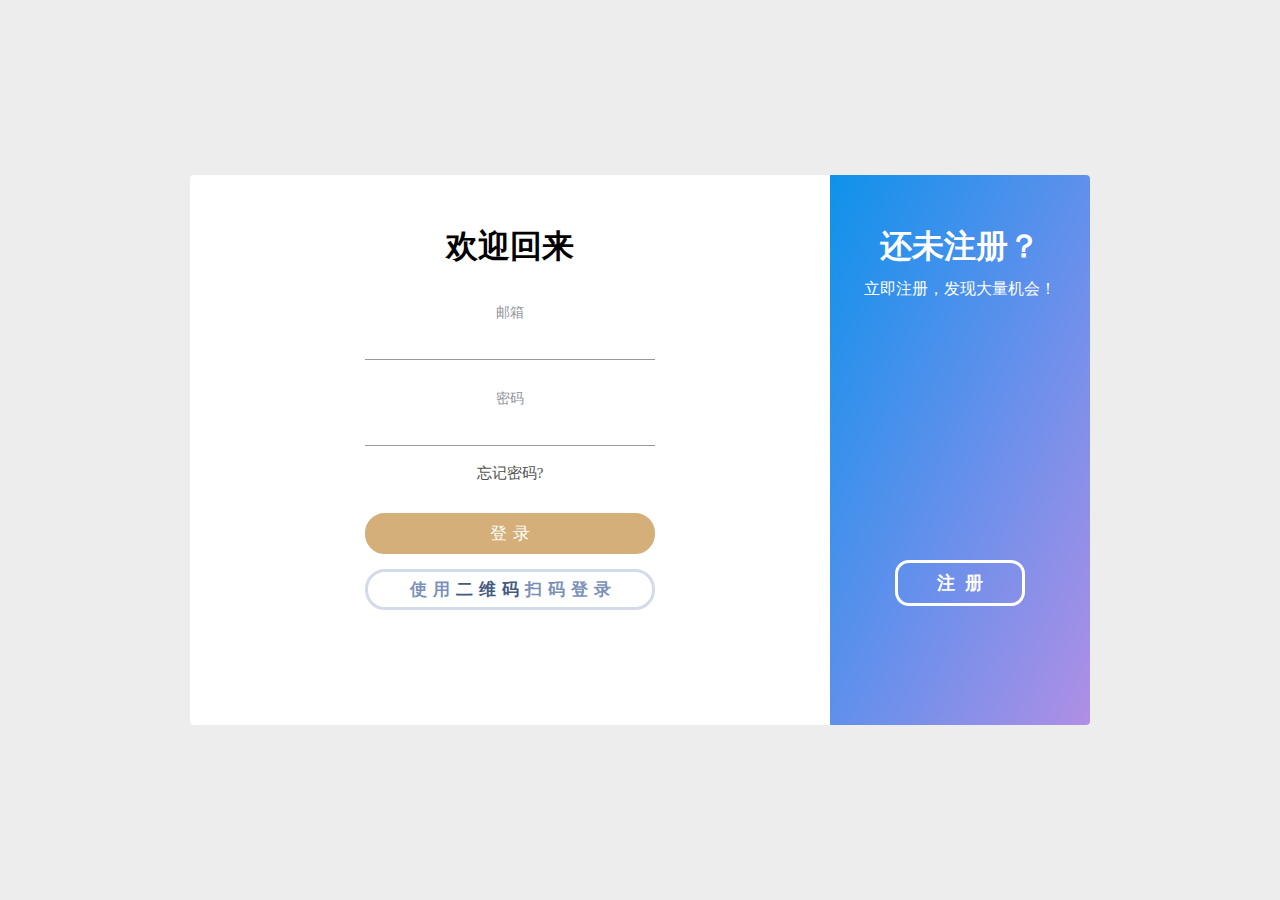
<file: login-reg0701/index.html>
<!DOCTYPE html>
<html lang="en">
  <head>
    <meta charset="UTF-8" />
    <meta http-equiv="X-UA-Compatible" content="IE=edge" />
    <meta name="viewport" content="width=device-width, initial-scale=1.0" />
    <title>Document</title>
    <link rel="stylesheet" href="index.css" />
  </head>
  <body>
    <div class="container">
      <div class="box">
        <div class="transtion-box">
          <div class="login-box">
            <h1>欢迎回来</h1>
            <section>
              <label for="email">邮箱</label>
              <input type="text" id="email" />
            </section>
            <section>
              <label for="password">密码</label>
              <input type="password" id="password" />
              <span>忘记密码?</span>
            </section>
            <button type="button">登录</button>
            <button type="button" class="other">
              使用<span style="font-weight: 900; color: #455a81">二维码</span
              >扫码登录
            </button>
          </div>
          <div class="reg-box" style="display: none">
            <h1>立即注册</h1>
            <section>
              <label for="username">用户名</label>
              <input type="text" id="username" />
            </section>
            <section>
              <label for="email">邮箱</label>
              <input type="text" id="email" />
            </section>
            <section>
              <label for="password">密码</label>
              <input type="password" id="password" />
            </section>
            <button type="button">注册</button>
            <button type="button" class="other">
              使用<span style="font-weight: 900; color: #455a81">二维码</span
              >扫码注册
            </button>
          </div>
        </div>
        <div class="transferToReg">
          <h1 class="title">还未注册？</h1>
          <span class="subTitle">立即注册，发现大量机会！</span>
          <button type="button" id="transfetBtn">注册</button>
        </div>
      </div>
    </div>
  </body>
  <script>
    let transfer = document.getElementById('transfetBtn');
    transfer.addEventListener('click', function () {
      let login = document.querySelector('.login-box');
      let reg = document.querySelector('.reg-box');
      let total = document.querySelector('.transtion-box');
      let target = document.querySelector('.transferToReg');
      let title = document.querySelector('.title');
      let subTitle = document.querySelector('.subTitle');
      transfer.innerText === '注册'
        ? (() => {
            target.style.left = 0;
            total.style.left = 260 + 'px';
            transfer.innerText = '登录';
            title.innerText = '已有帐号？';
            subTitle.innerText = '有帐号就登录吧，好久不见了！';
            setTimeout(() => {
              login.style.display = 'none';
              reg.style.display = 'flex';
            }, 300);
          })()
        : (() => {
            target.style.left = 640 + 'px';
            total.style.left = 0;
            transfer.innerText = '注册';
            title.innerText = '还未注册？';
            subTitle.innerText = '立即注册，发现大量机会！';
            setTimeout(() => {
              login.style.display = 'flex';
              reg.style.display = 'none';
            }, 300);
          })();
    });
  </script>
</html>
</file>
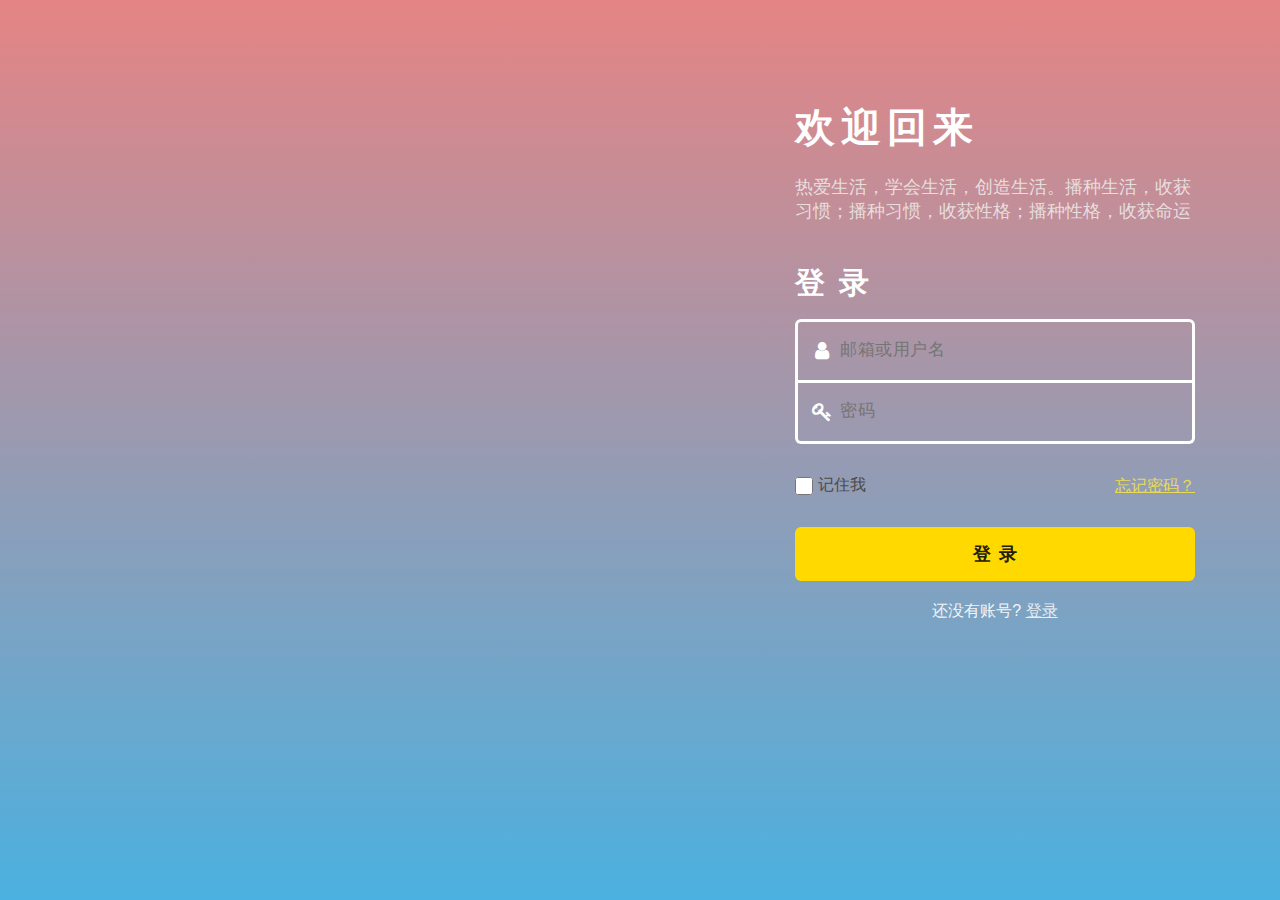
<file: login0425/login.html>
<!DOCTYPE html>
<html lang="en">
	<head>
		<meta charset="UTF-8" />
		<meta http-equiv="X-UA-Compatible" content="IE=edge" />
		<meta name="viewport" content="width=device-width, initial-scale=1.0" />
		<title>Document</title>
		<link rel="stylesheet" href="login.css" />
		<link
			rel="stylesheet"
			href="https://cdnjs.cloudflare.com/ajax/libs/font-awesome/4.7.0/css/font-awesome.min.css"
		/>
	</head>
	<body>
		<div class="container">
			<div class="wrapper">
				<div class="form-info">
					<div class="info">
						<h1>欢迎回来</h1>
						<p>
							热爱生活，学会生活，创造生活。播种生活，收获习惯；播种习惯，收获性格；播种性格，收获命运
						</p>
					</div>
					<form action="#" class="form">
						<h2>登录</h2>
						<div class="input-group">
							<span><i class="fa fa-user" aria-hidden="true"></i></span>
							<input type="email" placeholder="邮箱或用户名" required="" />
						</div>
						<div class="input-group two-group">
							<span><i class="fa fa-key" aria-hidden="true"></i></span>
							<input type="Password" placeholder="密码" required="" />
						</div>
						<div class="form-row bottom">
							<div class="form-check">
								<input
									type="checkbox"
									id="remenber"
									name="remenber"
									value="remenber"
								/>
								<label for="remenber">记住我</label>
							</div>
							<a href="#" class="forgot">忘记密码？</a>
						</div>
						<button class="btn btn-primary btn-block" type="submit">
							登录
						</button>
					</form>
					<p class="account">还没有账号? <a href="#register">登录</a></p>
				</div>
			</div>
		</div>
	</body>
</html>
</file>
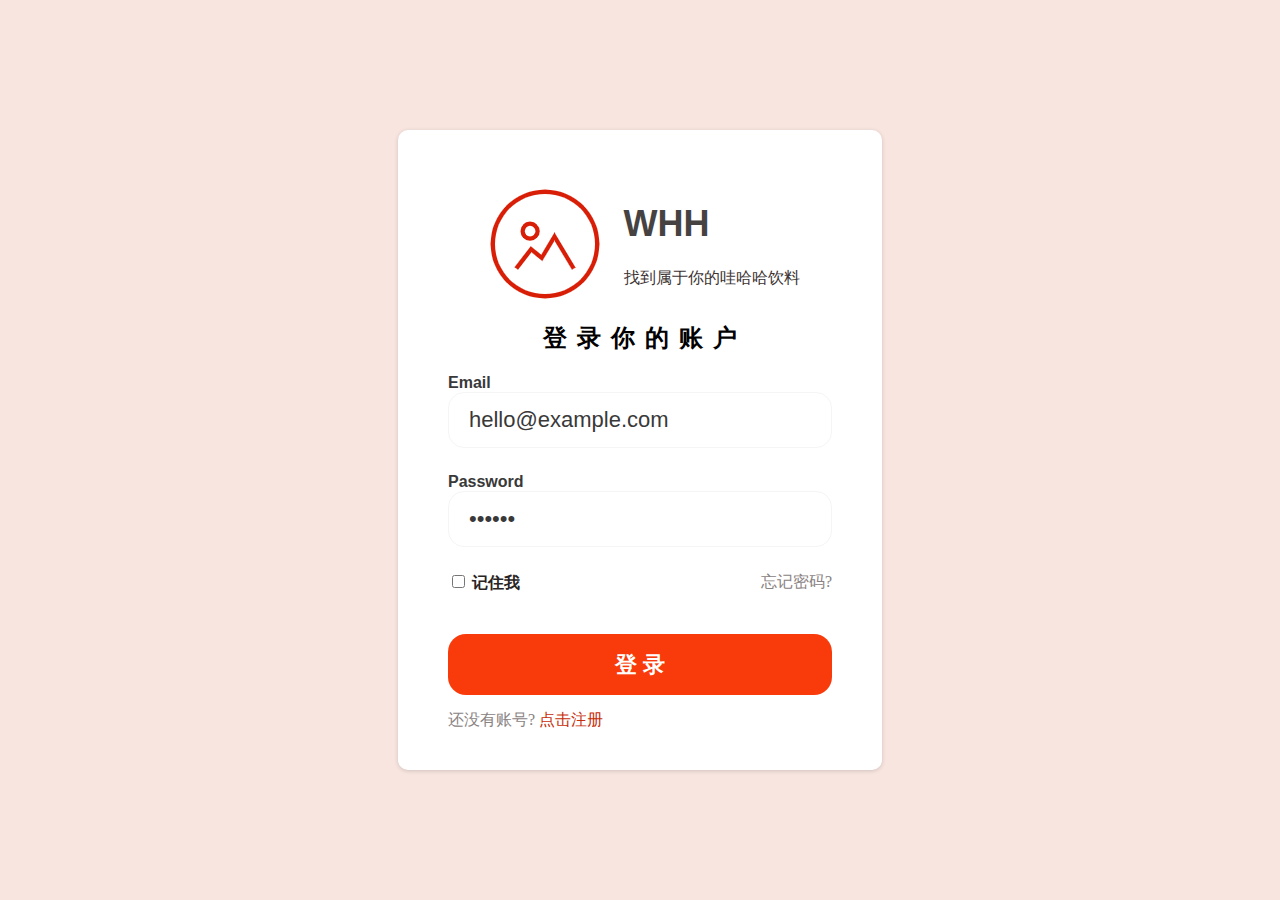
<file: loginAndReg0415/login.html>
<!DOCTYPE html>
<html lang="en">
	<head>
		<meta charset="UTF-8" />
		<meta http-equiv="X-UA-Compatible" content="IE=edge" />
		<meta name="viewport" content="width=device-width, initial-scale=1.0" />
		<title>Document</title>
		<link rel="stylesheet" href="./login.css" />
	</head>
	<body>
		<div class="container">
			<div class="loginForm">
				<div class="formHeader">
					<div class="logo">
						<img src="./img/logo.png" alt="" />
					</div>
					<div class="comName">
						<h3>WHH</h3>
						<p>找到属于你的哇哈哈饮料</p>
					</div>
				</div>
				<div class="formTitle">登录你的账户</div>
				<form action="">
					<div class="items">
						<label class="itemsTitle"><strong>Email</strong></label>
						<input
							type="email"
							class="form-control"
							value="hello@example.com"
						/>
					</div>
					<div class="items">
						<label class="itemsTitle"><strong>Password</strong></label>
						<input type="password" class="form-control" value="123456" />
					</div>
					<div class="form-check">
						<div>
							<input type="checkbox" id="basic_checkbox_1" />
							<label class="form-check-label" for="basic_checkbox_1"
								>记住我</label
							>
						</div>
						<div class="forgetPwd">
							<a href="#">忘记密码?</a>
						</div>
					</div>
					<div class="form-submit">
						<button type="submit">登 录</button>
					</div>
				</form>
				<div class="new-account">
					<p>
						还没有账号?
						<a href="#">点击注册</a>
					</p>
				</div>
			</div>
		</div>
	</body>
</html>
</file>
<file: login-reg0701/index.css>
* {
  margin: 0;
  padding: 0;
  box-sizing: border-box;
}
body {
  width: 100%;
  height: 100%;
}
.container {
  width: 100%;
  height: 100vh;
  background-color: #ededed;
  display: flex;
  justify-content: center;
  align-items: center;
}
.container .box {
  width: 900px;
  height: 550px;
  background: #fff;
  border-radius: 4px;
  position: relative;
}
.container .box .transtion-box {
  position: absolute;
  left: 0;
  transition: 0.5s all ease-in-out;
}
.container .box .transtion-box .login-box,
.reg-box {
  width: 640px;
  height: 100%;
  display: flex;
  flex-flow: column nowrap;
  align-items: center;
  padding: 50px 30px;
}

.container .box .transtion-box h1 {
  margin-bottom: 35px;
}
.container .box .transtion-box section {
  display: flex;
  flex-flow: inherit;
  align-items: inherit;
  width: 100%;
  margin-bottom: 30px;
}
.container .box .transtion-box section label {
  font-size: 14px;
  color: #909399;
  text-transform: uppercase;
  margin-bottom: 8px;
}
.container .box .transtion-box section input {
  width: 50%;
  outline: 0;
  border: none;
  font-size: 18px;
  color: tomato;
  text-align: center;
  padding: 4px 10px;
  border-bottom: 1px solid rgba(0, 0, 0, 0.4);
}
.container .box .transtion-box section span {
  color: rgb(80, 80, 77);
  font-size: 15px;
  cursor: pointer;
  margin-top: 18px;
}
.container .box .transtion-box button {
  width: 50%;
  padding: 6px 0;
  text-align: center;
  border: 3px solid #d4af7a;
  border-radius: 20px;
  background: #d4af7a;
  color: #fff;
  font-size: 17px;
  letter-spacing: 6px;
  text-indent: 6px;
  margin-bottom: 15px;
  cursor: pointer;
}
.container .box .transtion-box .other {
  border: 3px solid #d3dae9;
  background: #fff;
  color: rgb(124, 145, 184);
  font-weight: 600;
}
.container .box .transferToReg {
  width: 260px;
  height: 100%;
  background: linear-gradient(
    to bottom right,
    #0e92eb 0%,
    #5f90ec 50%,
    #b08fe5 100%
  );
  border-top-right-radius: 4px;
  border-bottom-right-radius: 4px;
  position: absolute;
  left: 640px;
  top: 0;
  display: flex;
  flex-flow: column nowrap;
  align-items: center;
  padding: 50px 0;
  color: white;
  transition: all 1s ease-in-out;
}
.container .box .transferToReg .title {
  margin-bottom: 10px;
  transition: all 0.3s ease-in-out;
}
.container .box .transferToReg button {
  margin-top: 260px;
  width: 50%;
  padding: 8px 0;
  border-radius: 14px;
  letter-spacing: 10px;
  text-indent: 10px;
  font-size: 18px;
  color: #fff;
  border: 3px solid #fff;
  background: transparent;
  font-weight: 700;
  cursor: pointer;
}
.container .box .transferToReg button:hover {
  border: 3px solid #206dfc;
}
</file>
<file: login0425/login.css>
* {
	margin: 0;
	padding: 0;
	box-sizing: border-box;
	font-family: 'Kumbh Sans', sans-serif;
}
@font-face {
	font-family: 'iconfont'; /* project id 3197060 */
	src: url('');
	src: url('?#iefix') format('embedded-opentype'),
		url('//at.alicdn.com/t/font_3197060_4ktff6jodt6.woff2') format('woff2'),
		url('//at.alicdn.com/t/font_3197060_4ktff6jodt6.woff') format('woff'),
		url('//at.alicdn.com/t/font_3197060_4ktff6jodt6.ttf') format('truetype'),
		url('#iconfont') format('svg');
}
.container {
	padding: 40px;
	width: 100%;
	min-height: 100vh;
	background: linear-gradient(rgb(229, 132, 132), #4bb1e0);
	display: flex;
	justify-content: center;
}
@media (min-width: 576px) {
	.wrapper {
		max-width: 540px;
	}
}
@media (min-width: 768px) {
	.wrapper {
		max-width: 720px;
	}
}
@media (min-width: 992px) {
	.wrapper {
		max-width: 960px;
	}
}
@media (min-width: 1200px) {
	.wrapper {
		max-width: 1140px;
	}
}
.wrapper {
	width: 100%;
	padding: 0 15px;
	display: flex;
	justify-content: flex-end;
}
.wrapper .form-info {
	padding-top: 60px;
	max-width: 400px;
	display: flex;
	flex-direction: column;
}
.wrapper .form-info .info h1 {
	color: #fff;
	font-size: 40px;
	letter-spacing: 6px;
	white-space: nowrap;
}
.wrapper .form-info .info p {
	margin-top: 20px;
	color: rgb(231, 221, 221);
	font-size: 18px;
}
.wrapper .form-info .form {
	margin-top: 40px;
}
.wrapper .form-info .form h2 {
	letter-spacing: 14px;
	color: #fff;
	font-size: 30px;
	margin-bottom: 15px;
}
.wrapper .form-info .form .input-group {
	padding: 0px 0px;
	position: relative;
	border: 3px solid #fff;
	border-radius: 6px;
	-webkit-border-radius: 6px;
	-moz-border-radius: 6px;
	-ms-border-radius: 6px;
	-o-border-radius: 6px;
	border-bottom-left-radius: 0px;
	border-bottom-right-radius: 0;
}
.wrapper .form-info .form .input-group i {
	font-size: 20px;
	vertical-align: middle;
	box-sizing: border-box;
	float: left;
	width: 8%;
	margin-top: 13px;
	text-align: center;
	color: #fff;
	position: absolute;
	left: 8px;
	top: 6px;
}
input[type='email'],
input[type='Password'] {
	font-size: 17px;
	font-weight: 500;
	color: #fff;
	text-align: left;
	padding: 18px 18px 20px 42px;
	width: 100%;
	display: inline-block;
	box-sizing: border-box;
	border: none;
	outline: none;
	background: transparent;
	letter-spacing: 0.5px;
}
.wrapper .form-info .form .input-group.two-group {
	border-top: none;
	margin-bottom: 30px;
	border-radius: 6px;
	-webkit-border-radius: 6px;
	-moz-border-radius: 6px;
	-ms-border-radius: 6px;
	-o-border-radius: 6px;
	border-top-left-radius: 0px;
	border-top-right-radius: 0;
}
.wrapper .form-info .form .form-row.bottom {
	display: flex;
	justify-content: space-between;
}
.wrapper .form-info .form .form-check {
	display: flex;
	align-items: center;
}
.wrapper .form-info .form .form-row.bottom #remenber {
	width: 18px;
	height: 18px;
	margin-right: 5px;
}
.wrapper .form-info .form .form-row.bottom #remenber + label {
	color: rgb(77, 74, 71);
}
.wrapper .form-info .form a.forgot {
	color: #ffeb3b;
	margin-top: 2px;
	opacity: 0.8;
}
.btn-primary {
	color: #232005;
	background-color: #ffd900;
	margin-top: 30px;
	outline: none;
	width: 100%;
	padding: 15px 15px;
	cursor: pointer;
	font-size: 18px;
	font-weight: 600;
	border-radius: 6px;
	letter-spacing: 8px;
	text-indent: 8px;
	-webkit-border-radius: 6px;
	-moz-border-radius: 6px;
	-ms-border-radius: 6px;
	-o-border-radius: 6px;
	border: none;
	text-transform: capitalize;
}
p.account,
p.account a {
	text-align: center;
	padding-top: 20px;
	padding-bottom: 0px;
	font-size: 16px;
	color: #fff;
	opacity: 0.9;
}
</file>
<file: loginAndReg0415/login.css>
body {
	width: 100%;
	height: 100%;
	margin: 0;
	padding: 0;
	box-sizing: border-box;
}
h3,
p {
	margin: 0;
	padding: 0;
}
.container {
	background: #f8e5e0;
	height: 100vh;
	width: 100%;
	display: flex;
	justify-content: center;
	align-items: center;
	box-sizing: border-box;
}
.container .loginForm {
	width: 30%;
	box-shadow: rgba(0, 0, 0, 0.16) 0px 1px 4px;
	height: 60%;
	background: #fff;
	border-radius: 10px;
	padding: 3.125rem;
}
.container .loginForm .formHeader {
	display: flex;
	justify-content: center;
	margin-bottom: 10px;
}
.container .loginForm .formHeader .comName {
	display: flex;
	flex-direction: column;
	justify-content: space-evenly;
	margin-left: 15px;
}
.container .loginForm .formHeader .comName h3 {
	font-size: 36px;
	font-weight: 600;
	vertical-align: top;
	color: rgb(70, 66, 66);
	font-family: 'Georgia', Tahoma, Sans-Serif;
}
.container .loginForm .formHeader .comName p {
	color: rgb(61, 51, 51);
}
.container .loginForm .formTitle {
	text-align: center;
	font-size: 24px;
	letter-spacing: 10px;
	text-indent: 10px;
	font-weight: 800;
	margin-bottom: 20px;
}
.container .loginForm form .items {
	margin-bottom: 25px;
}
.container .loginForm form .items .itemsTitle {
	margin-bottom: 10px;
	font-family: 'poppins', sans-serif;
	color: #393939;
}
.container .loginForm form .items .form-control {
	box-sizing: border-box;
	display: block;
	width: 100%;
	padding: 0.3125rem 1.25rem;
	font-size: 1.375rem;
	font-weight: 400;
	line-height: 1.5;
	color: #393939;
	background-color: #fff;
	background-clip: padding-box;
	border: 1px solid #f5f5f5;
	appearance: none;
	border-radius: 1rem;
	height: 3.5rem;
	transition: border-color 0.15s ease-in-out, box-shadow 0.15s ease-in-out;
}
.container .loginForm form .form-check {
	margin-bottom: 40px;
	display: flex;
	justify-content: space-between;
}
.container .loginForm form .form-check .form-check-label {
	color: #292424;
	font-weight: 600;
}
.container .loginForm form .form-check .forgetPwd a {
	text-decoration: none;
	color: #898282;
}
.container .loginForm form .form-submit {
	margin-bottom: 15px;
}
.container .loginForm form .form-submit button {
	outline: 0;
	border: none;
	width: 100%;
	background-color: #f93a0b;
	padding: 0.938rem 1.5rem;
	border-radius: 1.125rem;
	font-weight: 400;
	font-size: 1.4rem;
	color: #fff;
	font-weight: 700;
	cursor: pointer;
}
.container .loginForm .new-account {
	color: #898282;
}
.container .loginForm .new-account a {
	text-decoration: none;
	color: #c72e09;
}
</file>
